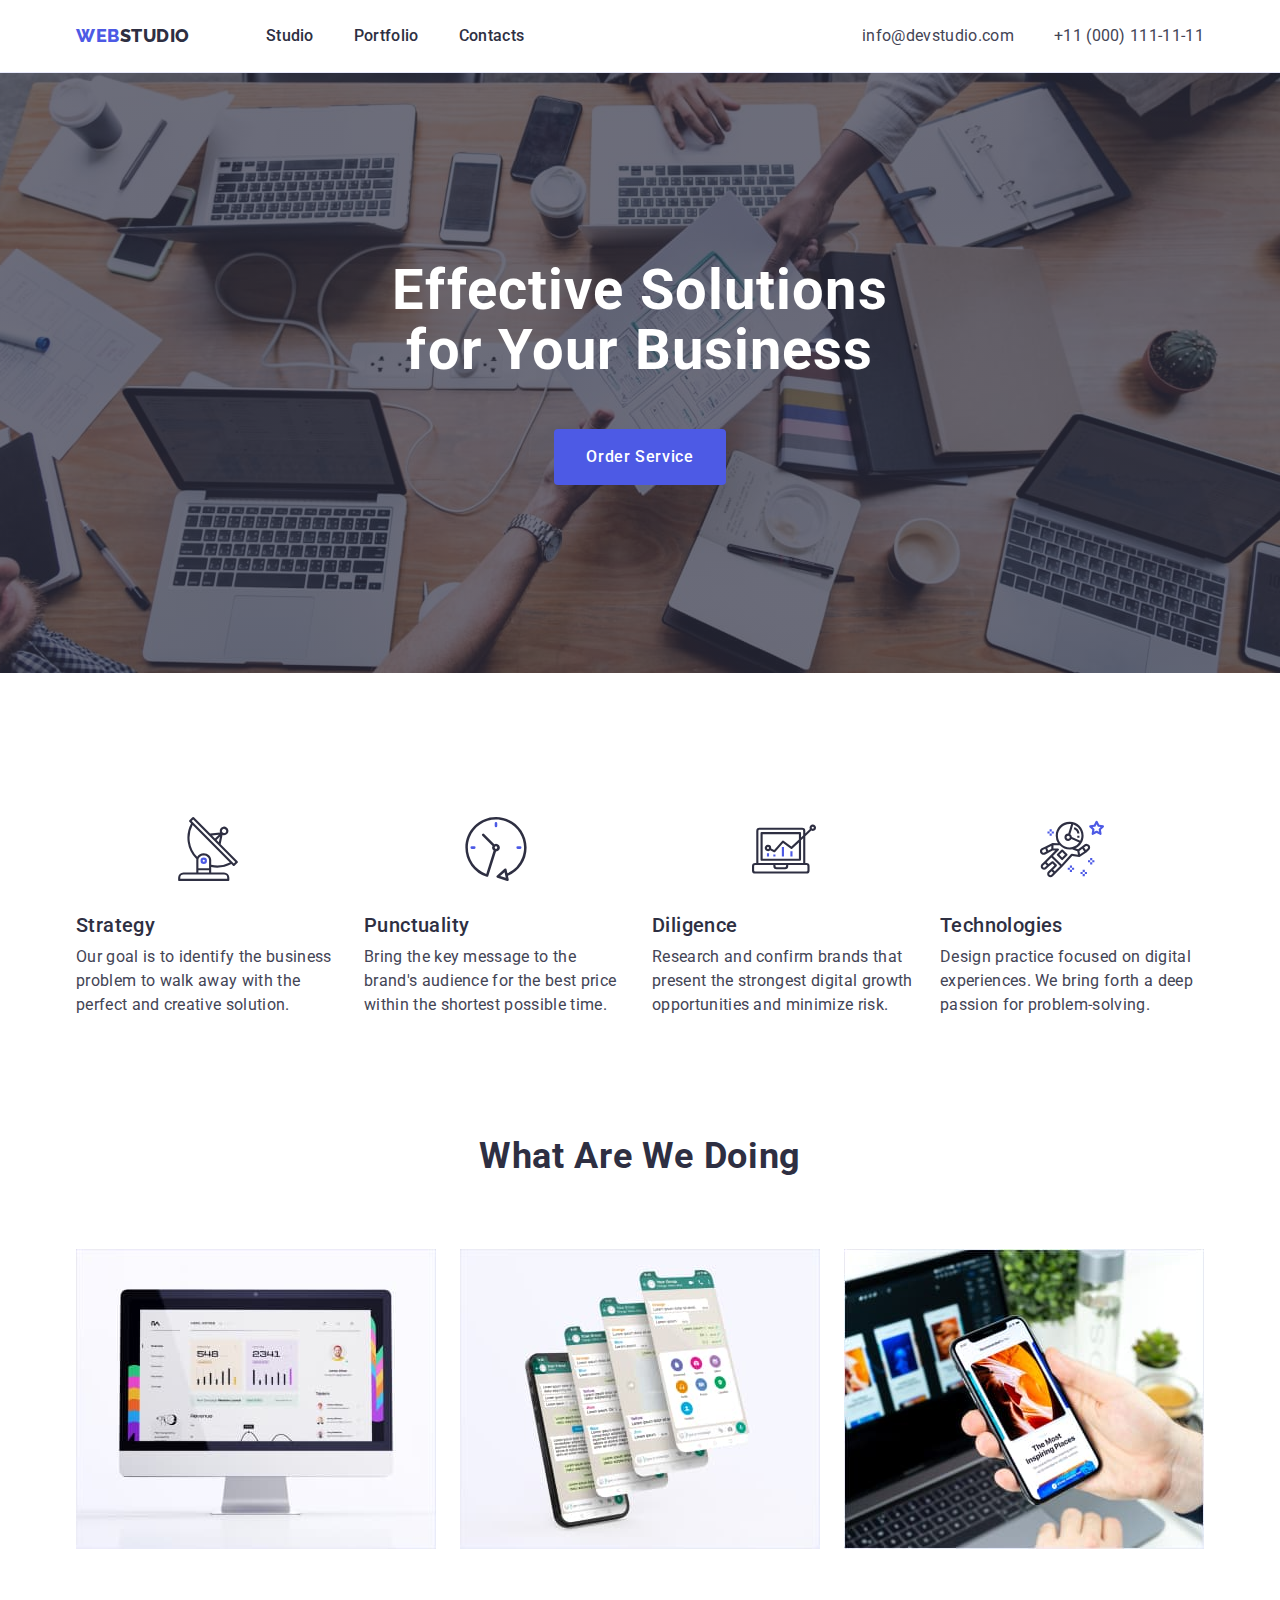
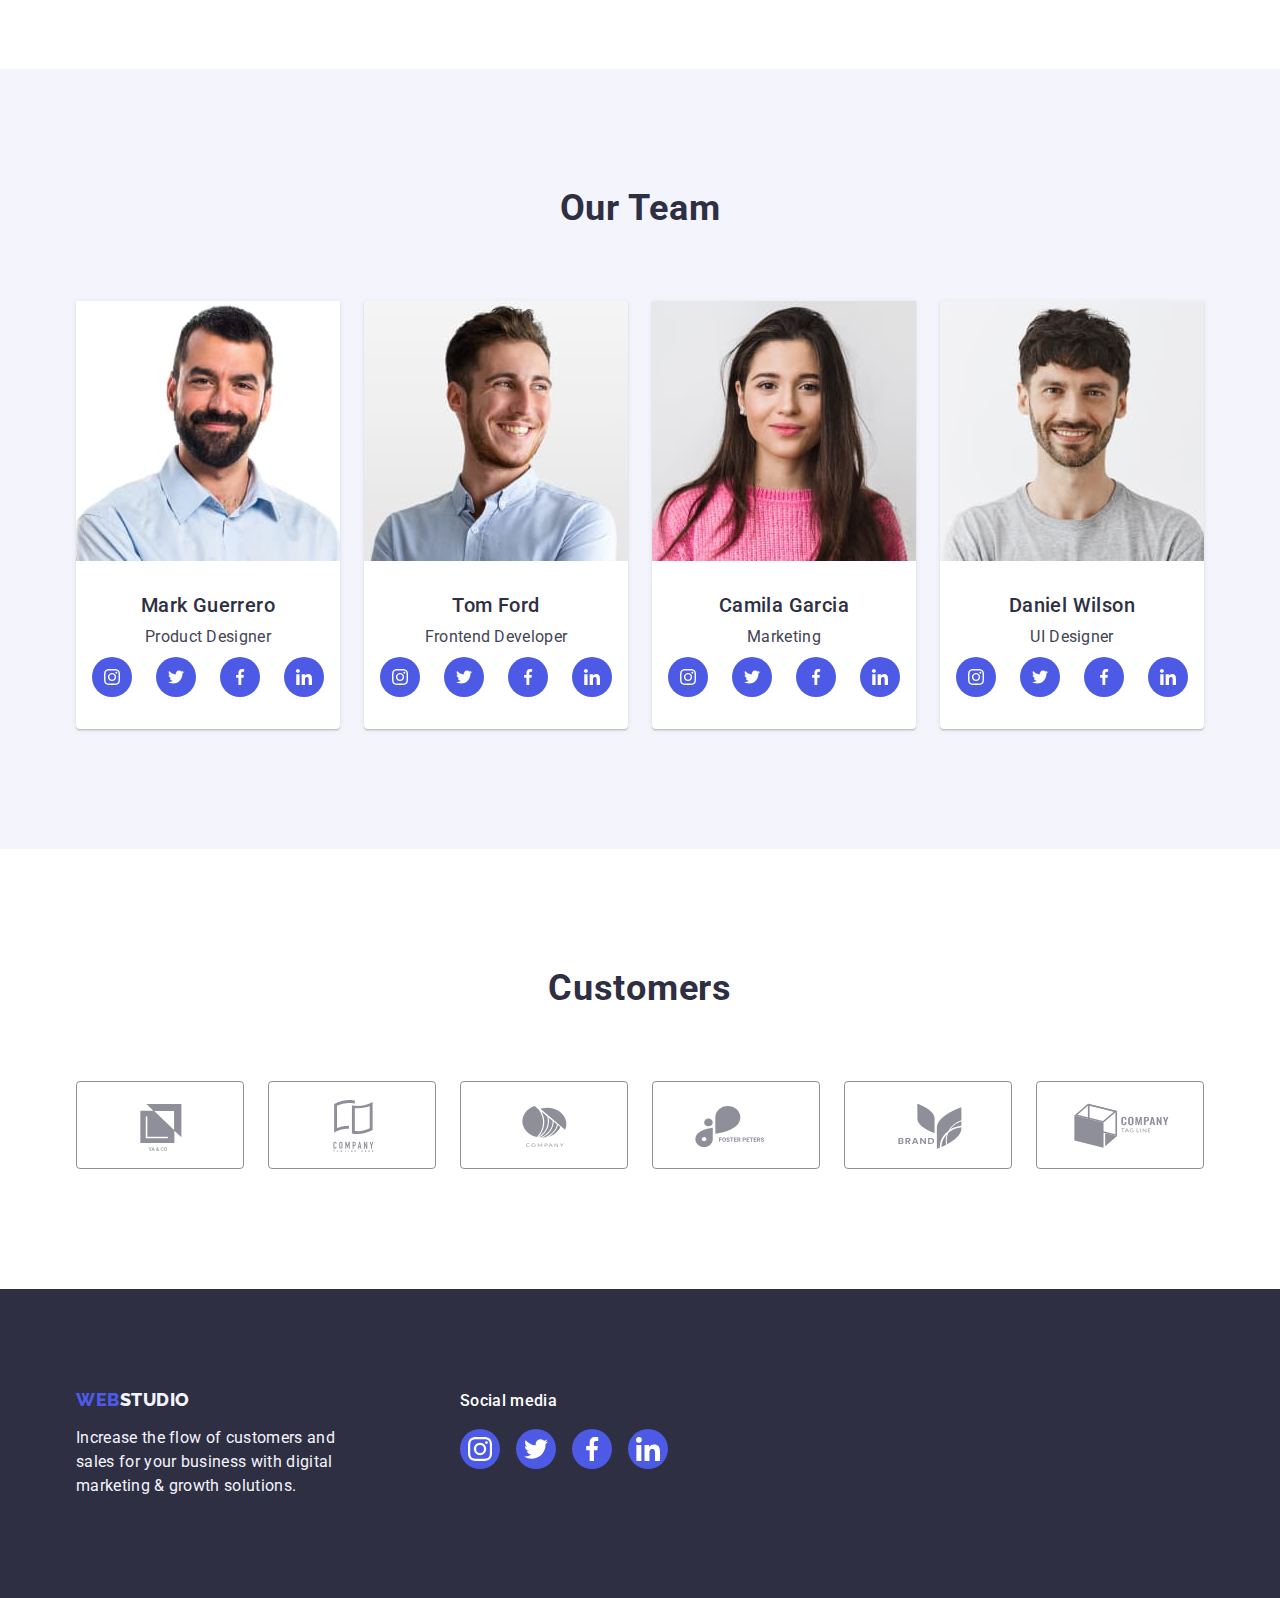
<file: index.html>
<!DOCTYPE html>
<html lang="en">
  <head>
    <meta charset="UTF-8" />
    <meta http-equiv="X-UA-Compatible" content="IE=edge" />
    <meta name="viewport" content="width=device-width, initial-scale=1.0" />
    <link rel="preconnect" href="https://fonts.googleapis.com" />
    <link rel="preconnect" href="https://fonts.gstatic.com" crossorigin />
    <link
      href="https://fonts.googleapis.com/css2?family=Raleway:wght@800&family=Roboto:wght@400;500;700;900&display=swap"
      rel="stylesheet"
    />
    <link
      rel="stylesheet"
      href="https://cdn.jsdelivr.net/npm/modern-normalize@1.1.0/modern-normalize.min.css"
    />
    <link rel="stylesheet" href="./css/styles.css" />

    <title>Document</title>
  </head>
  <body>
    <!-- Header -->
    <header class="header">
      <div class="container header-container">
        <nav class="header-nav">
          <a href="./index.html" class="logo-link link"
            >Web<span class="web-logo">Studio</span></a
          >

          <ul class="nav-list list">
            <li>
              <a href="./index.html" class="nav-list-item link">Studio</a>
            </li>
            <li>
              <a href="./portfolio.html" class="nav-list-item link"
                >Portfolio</a
              >
            </li>
            <li><a href="" class="nav-list-item link">Contacts</a></li>
          </ul>
        </nav>

        <address class="contact">
          <ul class="contact-list list">
            <li class="contact-list-item">
              <a class="contact-list-link link" href="mailto:info@devstudio.com"
                >info@devstudio.com</a
              >
            </li>
            <li class="contact-list-item">
              <a class="contact-list-link link" href="tel:+110001111111"
                >+11 (000) 111-11-11</a
              >
            </li>
          </ul>
        </address>
      </div>
    </header>

    <main>
      <!-- Section hero -->
      <section class="hero-section">
        <div class="container hero-container">
          <h1 class="main-title">Effective Solutions for Your Business</h1>

          <button class="btn" type="button">Order Service</button>
        </div>
      </section>

      <!-- About -->
      <section class="section-about">
        <h2 class="about-title visually-hidden">About</h2>

        <div class="container about-container">
          <ul class="about-list list">
            <li class="about-list-item">
              <div class="about-icon-container">
                <svg class="about-icons">
                  <use
                    href="./images/svg-sprite/svg-sprite.svg#icon-antenna"
                  ></use>
                </svg>
              </div>
              <h3 class="about-list-title">Strategy</h3>
              <p class="about-list-text">
                Our goal is to identify the business problem to walk away with
                the perfect and creative solution.
              </p>
            </li>
            <li class="about-list-item">
              <div class="about-icon-container">
                <svg class="about-icons">
                  <use
                    href="./images/svg-sprite/svg-sprite.svg#icon-clock"
                  ></use>
                </svg>
              </div>
              <h3 class="about-list-title">Punctuality</h3>
              <p class="about-list-text">
                Bring the key message to the brand's audience for the best price
                within the shortest possible time.
              </p>
            </li>
            <li class="about-list-item">
              <div class="about-icon-container">
                <svg class="about-icons">
                  <use
                    href="./images/svg-sprite/svg-sprite.svg#icon-diagram"
                  ></use>
                </svg>
              </div>
              <h3 class="about-list-title">Diligence</h3>
              <p class="about-list-text">
                Research and confirm brands that present the strongest digital
                growth opportunities and minimize risk.
              </p>
            </li>
            <li class="about-list-item">
              <div class="about-icon-container">
                <svg class="about-icons">
                  <use
                    href="./images/svg-sprite/svg-sprite.svg#icon-astronaut"
                  ></use>
                </svg>
              </div>
              <h3 class="about-list-title">Technologies</h3>
              <p class="about-list-text">
                Design practice focused on digital experiences. We bring forth a
                deep passion for problem-solving.
              </p>
            </li>
          </ul>
        </div>
      </section>

      <!-- Gallery -->
      <section class="gallery-section">
        <div class="container gallery-container">
          <h2 class="second-title">What are we doing</h2>
          <ul class="gallery-list list">
            <li class="gallery-list-item">
              <img
                class="gallery-picture"
                src="./images/gallery/gallery-img-1.jpg"
                alt="iMac with app"
              />
            </li>
            <li class="gallery-list-item">
              <img
                class="gallery-picture"
                src="./images/gallery/gallery-img-2.jpg"
                alt="Messenger in iPhone"
              />
            </li>
            <li class="gallery-list-item">
              <img
                class="gallery-picture"
                src="./images/gallery/gallery-img-3.jpg"
                alt="iPhone with Macbook"
              />
            </li>
          </ul>
        </div>
      </section>

      <!-- Team section -->
      <section class="team-section">
        <div class="container team-container">
          <h2 class="second-title">Our Team</h2>
          <ul class="team-list list">
            <li class="team-list-item">
              <img
                class="team-list-img"
                src="./images/team/team-1.jpg"
                alt="Mark Guerrero"
                width="264"
              />
              <div class="team-card-container">
                <h3 class="teammate">Mark Guerrero</h3>
                <p class="teammate-position">Product Designer</p>
                <ul class="team-soc-list">
                  <li class="team-soc-item">
                    <a href="" class="team-soc-links">
                      <svg class="soc-icons" width="16" height="16">
                        <use
                          href="./images/svg-sprite/svg-sprite.svg#icon-instagram"
                        ></use>
                      </svg>
                    </a>
                  </li>
                  <li class="team-soc-item">
                    <a href="" class="team-soc-links">
                      <svg class="soc-icons" width="16" height="16">
                        <use
                          href="./images/svg-sprite/svg-sprite.svg#icon-twitter"
                        ></use>
                      </svg>
                    </a>
                  </li>
                  <li class="team-soc-item">
                    <a href="" class="team-soc-links">
                      <svg class="soc-icons" width="16" height="16">
                        <use
                          href="./images/svg-sprite/svg-sprite.svg#icon-facebook"
                        ></use>
                      </svg>
                    </a>
                  </li>
                  <li class="team-soc-item">
                    <a href="" class="team-soc-links">
                      <svg class="soc-icons" width="16" height="16">
                        <use
                          href="./images/svg-sprite/svg-sprite.svg#icon-linkedin"
                        ></use>
                      </svg>
                    </a>
                  </li>
                </ul>
              </div>
            </li>
            <li class="team-list-item">
              <img
                class="team-list-img"
                src="./images/team/team-2.jpg"
                alt="Tom Ford"
                width="264"
              />
              <div class="team-card-container">
                <h3 class="teammate">Tom Ford</h3>
                <p class="teammate-position">Frontend Developer</p>
                <ul class="team-soc-list">
                  <li class="team-soc-item">
                    <a href="" class="team-soc-links">
                      <svg class="soc-icons" width="16" height="16">
                        <use
                          href="./images/svg-sprite/svg-sprite.svg#icon-instagram"
                        ></use>
                      </svg>
                    </a>
                  </li>
                  <li class="team-soc-item">
                    <a href="" class="team-soc-links">
                      <svg class="soc-icons" width="16" height="16">
                        <use
                          href="./images/svg-sprite/svg-sprite.svg#icon-twitter"
                        ></use>
                      </svg>
                    </a>
                  </li>
                  <li class="team-soc-item">
                    <a href="" class="team-soc-links">
                      <svg class="soc-icons" width="16" height="16">
                        <use
                          href="./images/svg-sprite/svg-sprite.svg#icon-facebook"
                        ></use>
                      </svg>
                    </a>
                  </li>
                  <li class="team-soc-item">
                    <a href="" class="team-soc-links">
                      <svg class="soc-icons" width="16" height="16">
                        <use
                          href="./images/svg-sprite/svg-sprite.svg#icon-linkedin"
                        ></use>
                      </svg>
                    </a>
                  </li>
                </ul>
              </div>
            </li>
            <li class="team-list-item">
              <img
                class="team-list-img"
                src="./images/team/team-3.jpg"
                alt="Camila Garcia"
                width="264"
              />
              <div class="team-card-container">
                <h3 class="teammate">Camila Garcia</h3>
                <p class="teammate-position">Marketing</p>
                <ul class="team-soc-list">
                  <li class="team-soc-item">
                    <a href="" class="team-soc-links">
                      <svg class="soc-icons" width="16" height="16">
                        <use
                          href="./images/svg-sprite/svg-sprite.svg#icon-instagram"
                        ></use>
                      </svg>
                    </a>
                  </li>
                  <li class="team-soc-item">
                    <a href="" class="team-soc-links">
                      <svg class="soc-icons" width="16" height="16">
                        <use
                          href="./images/svg-sprite/svg-sprite.svg#icon-twitter"
                        ></use>
                      </svg>
                    </a>
                  </li>
                  <li class="team-soc-item">
                    <a href="" class="team-soc-links">
                      <svg class="soc-icons" width="16" height="16">
                        <use
                          href="./images/svg-sprite/svg-sprite.svg#icon-facebook"
                        ></use>
                      </svg>
                    </a>
                  </li>
                  <li class="team-soc-item">
                    <a href="" class="team-soc-links">
                      <svg class="soc-icons" width="16" height="16">
                        <use
                          href="./images/svg-sprite/svg-sprite.svg#icon-linkedin"
                        ></use>
                      </svg>
                    </a>
                  </li>
                </ul>
              </div>
            </li>
            <li class="team-list-item">
              <img
                class="team-list-img"
                src="./images/team/team-4.jpg"
                alt="Daniel Wilson"
                width="264"
              />
              <div class="team-card-container">
                <h3 class="teammate">Daniel Wilson</h3>
                <p class="teammate-position">UI Designer</p>
                <ul class="team-soc-list">
                  <li class="team-soc-item">
                    <a href="" class="team-soc-links">
                      <svg class="soc-icons" width="16" height="16">
                        <use
                          href="./images/svg-sprite/svg-sprite.svg#icon-instagram"
                        ></use>
                      </svg>
                    </a>
                  </li>
                  <li class="team-soc-item">
                    <a href="" class="team-soc-links">
                      <svg class="soc-icons" width="16" height="16">
                        <use
                          href="./images/svg-sprite/svg-sprite.svg#icon-twitter"
                        ></use>
                      </svg>
                    </a>
                  </li>
                  <li class="team-soc-item">
                    <a href="" class="team-soc-links">
                      <svg class="soc-icons" width="16" height="16">
                        <use
                          href="./images/svg-sprite/svg-sprite.svg#icon-facebook"
                        ></use>
                      </svg>
                    </a>
                  </li>
                  <li class="team-soc-item">
                    <a href="" class="team-soc-links">
                      <svg class="soc-icons" width="16" height="16">
                        <use
                          href="./images/svg-sprite/svg-sprite.svg#icon-linkedin"
                        ></use>
                      </svg>
                    </a>
                  </li>
                </ul>
              </div>
            </li>
          </ul>
        </div>
      </section>

      <!-- Customers section -->
      <section class="customers">
        <div class="container">
          <h2 class="customers-title">Customers</h2>

          <ul class="customers-list list">
            <li class="customers-list-item">
              <a href="" class="customers-list-link link">
                <svg class="customers-icons" width="104" height="56">
                  <use
                    href="./images/svg-sprite/svg-sprite.svg#icon-logo-company-one"
                  ></use>
                </svg>
              </a>
            </li>
            <li class="customers-list-item">
              <a href="" class="customers-list-link link">
                <svg class="customers-icons" width="104" height="56">
                  <use
                    href="./images/svg-sprite/svg-sprite.svg#icon-logo-company-two"
                  ></use>
                </svg>
              </a>
            </li>
            <li class="customers-list-item">
              <a href="" class="customers-list-link link">
                <svg class="customers-icons" width="104" height="56">
                  <use
                    href="./images/svg-sprite/svg-sprite.svg#icon-logo-company-three"
                  ></use>
                </svg>
              </a>
            </li>
            <li class="customers-list-item">
              <a href="" class="customers-list-link link">
                <svg class="customers-icons" width="104" height="56">
                  <use
                    href="./images/svg-sprite/svg-sprite.svg#icon-logo-company-four"
                  ></use>
                </svg>
              </a>
            </li>
            <li class="customers-list-item">
              <a href="" class="customers-list-link link">
                <svg class="customers-icons" width="104" height="56">
                  <use
                    href="./images/svg-sprite/svg-sprite.svg#icon-logo-company-five"
                  ></use>
                </svg>
              </a>
            </li>
            <li class="customers-list-item">
              <a href="" class="customers-list-link link">
                <svg class="customers-icons" width="104" height="56">
                  <use
                    href="./images/svg-sprite/svg-sprite.svg#icon-logo-company-six"
                  ></use>
                </svg>
              </a>
            </li>
          </ul>
        </div>
      </section>
    </main>

    <!-- Footer -->
    <footer class="footer">
      <div class="container footer-container">
        <div class="footer-container-secondary">
          <a class="logo-link-footer link" href="./index.html"
            >Web<span class="web-logo-footer">Studio</span></a
          >

          <p class="footer-text">
            Increase the flow of customers and sales for your business with
            digital marketing & growth solutions.
          </p>
        </div>

        <div class="footer-soc-media">
          <p class="footer-soc-text">Social media</p>

          <ul class="footer-soc-list">
            <li class="footer-soc-item">
              <a href="" class="footer-soc-links">
                <svg class="footer-soc-icons" width="24" height="24">
                  <use
                    href="./images/svg-sprite/svg-sprite.svg#icon-instagram"
                  ></use>
                </svg>
              </a>
            </li>
            <li class="footer-soc-item">
              <a href="" class="footer-soc-links">
                <svg class="footer-soc-icons" width="24" height="24">
                  <use
                    href="./images/svg-sprite/svg-sprite.svg#icon-twitter"
                  ></use>
                </svg>
              </a>
            </li>
            <li class="footer-soc-item">
              <a href="" class="footer-soc-links">
                <svg class="footer-soc-icons" width="24" height="24">
                  <use
                    href="./images/svg-sprite/svg-sprite.svg#icon-facebook"
                  ></use>
                </svg>
              </a>
            </li>
            <li class="footer-soc-item">
              <a href="" class="footer-soc-links">
                <svg class="footer-soc-icons" width="24" height="24">
                  <use
                    href="./images/svg-sprite/svg-sprite.svg#icon-linkedin"
                  ></use>
                </svg>
              </a>
            </li>
          </ul>
        </div>
      </div>
    </footer>
  </body>
</html>
</file>
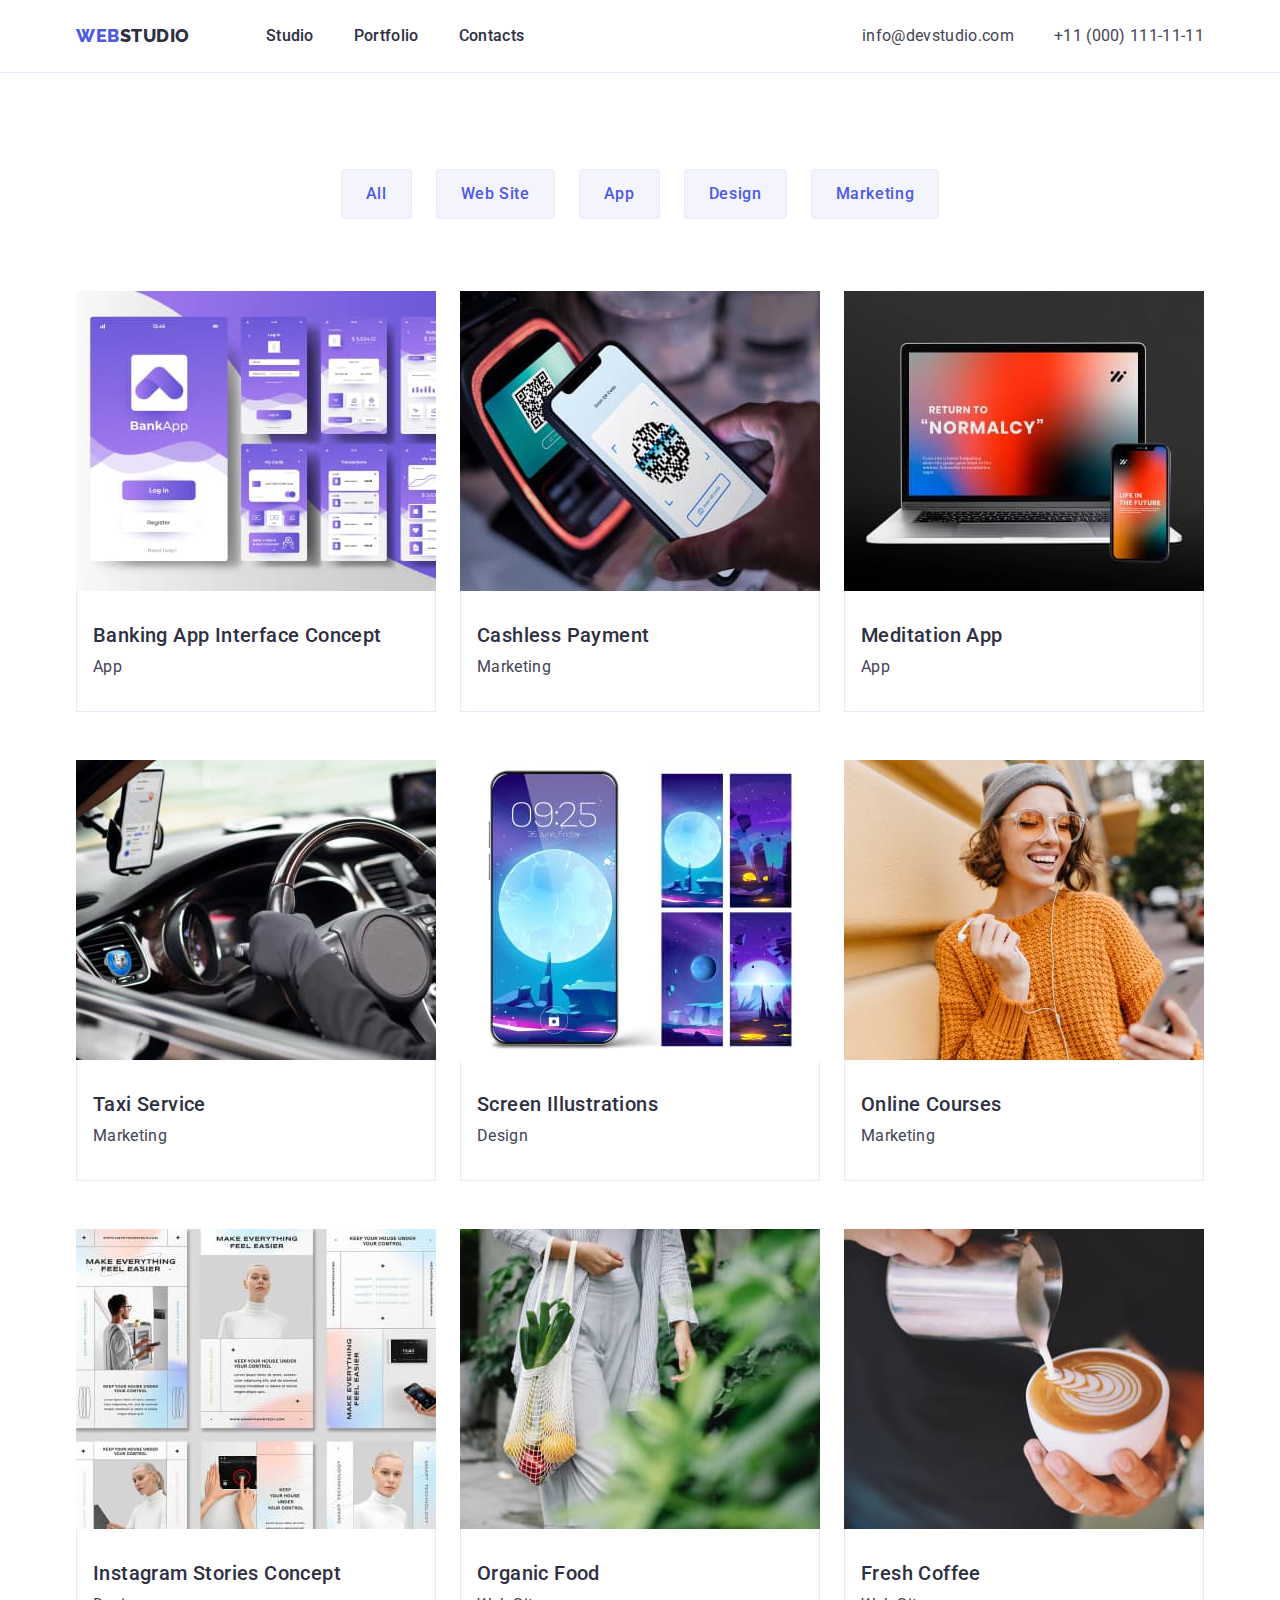
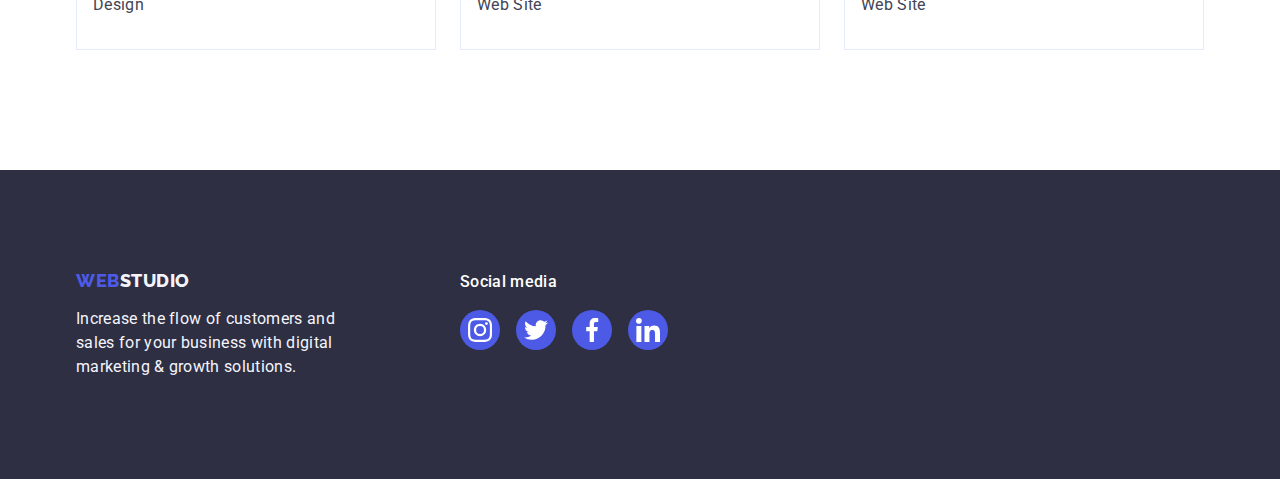
<file: portfolio.html>
<!DOCTYPE html>
<html lang="en">
  <head>
    <meta charset="UTF-8" />
    <meta http-equiv="X-UA-Compatible" content="IE=edge" />
    <meta name="viewport" content="width=device-width, initial-scale=1.0" />
    <link rel="preconnect" href="https://fonts.googleapis.com" />
    <link rel="preconnect" href="https://fonts.gstatic.com" crossorigin />
    <link
      href="https://fonts.googleapis.com/css2?family=Raleway:wght@800&family=Roboto:wght@400;500;700;900&display=swap"
      rel="stylesheet"
    />
    <link
      rel="stylesheet"
      href="https://cdn.jsdelivr.net/npm/modern-normalize@1.1.0/modern-normalize.min.css"
    />
    <link rel="stylesheet" href="./css/styles.css" />
    <title>Portfolio</title>
  </head>
  <body>
    <!-- Header -->
    <header class="header">
      <div class="container header-container">
        <nav class="header-nav">
          <a href="./index.html" class="logo-link link"
            >Web<span class="web-logo">Studio</span></a
          >

          <ul class="nav-list list">
            <li>
              <a href="./index.html" class="nav-list-item link">Studio</a>
            </li>
            <li>
              <a href="./portfolio.html" class="nav-list-item link"
                >Portfolio</a
              >
            </li>
            <li><a href="" class="nav-list-item link">Contacts</a></li>
          </ul>
        </nav>

        <address class="contact">
          <ul class="contact-list list">
            <li class="contact-list-item">
              <a class="contact-list-link link" href="mailto:info@devstudio.com"
                >info@devstudio.com</a
              >
            </li>
            <li class="contact-list-item">
              <a class="contact-list-link link" href="tel:+110001111111"
                >+11 (000) 111-11-11</a
              >
            </li>
          </ul>
        </address>
      </div>
    </header>

    <!-- Main content -->
    <main>
      <section class="btn-filter">
        <h1 class="visually-hidden">Buttons</h1>
        <div class="container portfolio-container">
          <ul class="btn-list list">
            <li class="btn-list-item">
              <button class="btn-portfolio" type="button">All</button>
            </li>
            <li class="btn-list-item">
              <button class="btn-portfolio" type="button">Web Site</button>
            </li>
            <li class="btn-list-item">
              <button class="btn-portfolio" type="button">App</button>
            </li>
            <li class="btn-list-item">
              <button class="btn-portfolio" type="button">Design</button>
            </li>
            <li class="btn-list-item">
              <button class="btn-portfolio" type="button">Marketing</button>
            </li>
          </ul>

          <!-- Portfolio row -->
          <ul class="portfolio-list list">
            <li class="portfolio-list-item">
              <a href="" class="portfolio-list-link link">
                <img
                  class="portfolio-images"
                  src="./images/portfolio/row-card-1.jpg"
                  alt="Site of bank"
                  width="360"
                  height="300"
                />
                <div class="portfolio-card-descr">
                  <h2 class="portfolio-cards-title">
                    Banking App Interface Concept
                  </h2>
                  <p class="portfolio-cards-subtitle">App</p>
                </div>
              </a>
            </li>
            <li class="portfolio-list-item">
              <a href="" class="portfolio-list-link link">
                <img
                  class="portfolio-images"
                  src="./images/portfolio/row-card-2.jpg"
                  alt="Pay from phone"
                  width="360"
                  height="300"
                />
                <div class="portfolio-card-descr">
                  <h2 class="portfolio-cards-title">Cashless Payment</h2>
                  <p class="portfolio-cards-subtitle">Marketing</p>
                </div>
              </a>
            </li>
            <li class="portfolio-list-item">
              <a href="" class="portfolio-list-link link">
                <img
                  class="portfolio-images"
                  src="./images/portfolio/row-card-3.jpg"
                  alt="Macbook and iPhone"
                  width="360"
                  height="300"
                />
                <div class="portfolio-card-descr">
                  <h2 class="portfolio-cards-title">Meditation App</h2>
                  <p class="portfolio-cards-subtitle">App</p>
                </div>
              </a>
            </li>
            <li class="portfolio-list-item">
              <a href="" class="portfolio-list-link link">
                <img
                  class="portfolio-images"
                  src="./images/portfolio/row-card-4.jpg"
                  alt="Helm in the car"
                  width="360"
                  height="300"
                />
                <div class="portfolio-card-descr">
                  <h2 class="portfolio-cards-title">Taxi Service</h2>
                  <p class="portfolio-cards-subtitle">Marketing</p>
                </div>
              </a>
            </li>
            <li class="portfolio-list-item">
              <a href="" class="portfolio-list-link link">
                <img
                  class="portfolio-images"
                  src="./images/portfolio/row-card-5.jpg"
                  alt="Phone and gallery of pictures"
                  width="360"
                  height="300"
                />
                <div class="portfolio-card-descr">
                  <h2 class="portfolio-cards-title">Screen Illustrations</h2>
                  <p class="portfolio-cards-subtitle">Design</p>
                </div>
              </a>
            </li>
            <li class="portfolio-list-item">
              <a href="" class="portfolio-list-link link">
                <img
                  class="portfolio-images"
                  src="./images/portfolio/row-card-6.jpg"
                  alt="The girl with phone and headphones"
                  width="360"
                  height="300"
                />
                <div class="portfolio-card-descr">
                  <h2 class="portfolio-cards-title">Online Courses</h2>
                  <p class="portfolio-cards-subtitle">Marketing</p>
                </div>
              </a>
            </li>
            <li class="portfolio-list-item">
              <a href="" class="portfolio-list-link link">
                <img
                  class="portfolio-images"
                  src="./images/portfolio/row-card-7.jpg"
                  alt="Pictures with instruction for Stories"
                  width="360"
                  height="300"
                />
                <div class="portfolio-card-descr">
                  <h2 class="portfolio-cards-title">
                    Instagram Stories Concept
                  </h2>
                  <p class="portfolio-cards-subtitle">Design</p>
                </div>
              </a>
            </li>
            <li class="portfolio-list-item">
              <a href="" class="portfolio-list-link link">
                <img
                  class="portfolio-images"
                  src="./images/portfolio/row-card-8.jpg"
                  alt="The Package with productsWeb Site"
                  width="360"
                  height="300"
                />
                <div class="portfolio-card-descr">
                  <h2 class="portfolio-cards-title">Organic Food</h2>
                  <p class="portfolio-cards-subtitle">Web Site</p>
                </div>
              </a>
            </li>
            <li class="portfolio-list-item">
              <a href="" class="portfolio-list-link link">
                <img
                  class="portfolio-images"
                  src="./images/portfolio/row-card-9.jpg"
                  alt="Milk is pouring to a cup of coffee"
                  width="360"
                  height="300"
                />
                <div class="portfolio-card-descr">
                  <h2 class="portfolio-cards-title">Fresh Coffee</h2>
                  <p class="portfolio-cards-subtitle">Web Site</p>
                </div>
              </a>
            </li>
          </ul>
        </div>
      </section>
    </main>

    <!-- Footer -->
    <footer class="footer">
      <div class="container footer-container">
        <div class="footer-container-secondary">
          <a class="logo-link-footer link" href="./index.html"
            >Web<span class="web-logo-footer">Studio</span></a
          >

          <p class="footer-text">
            Increase the flow of customers and sales for your business with
            digital marketing & growth solutions.
          </p>
        </div>

        <div class="footer-soc-media">
          <p class="footer-soc-text">Social media</p>

          <ul class="footer-soc-list">
            <li class="footer-soc-item">
              <a href="" class="footer-soc-links">
                <svg class="footer-soc-icons" width="24" height="24">
                  <use
                    href="./images/svg-sprite/svg-sprite.svg#icon-instagram"
                  ></use>
                </svg>
              </a>
            </li>
            <li class="footer-soc-item">
              <a href="" class="footer-soc-links">
                <svg class="footer-soc-icons" width="24" height="24">
                  <use
                    href="./images/svg-sprite/svg-sprite.svg#icon-twitter"
                  ></use>
                </svg>
              </a>
            </li>
            <li class="footer-soc-item">
              <a href="" class="footer-soc-links">
                <svg class="footer-soc-icons" width="24" height="24">
                  <use
                    href="./images/svg-sprite/svg-sprite.svg#icon-facebook"
                  ></use>
                </svg>
              </a>
            </li>
            <li class="footer-soc-item">
              <a href="" class="footer-soc-links">
                <svg class="footer-soc-icons" width="24" height="24">
                  <use
                    href="./images/svg-sprite/svg-sprite.svg#icon-linkedin"
                  ></use>
                </svg>
              </a>
            </li>
          </ul>
        </div>
      </div>
    </footer>
  </body>
</html>
</file>
<file: css/styles.css>
/* ========== COMPONENTS ========== */

:root {
  --main-family: "Roboto", sans-serif;
  --main-color: #2e2f42;
  --secondary-color: #434455;
  --main-background-color: #ffffff;
  --logo-color: #4d5ae5;
}

body {
  font-family: var(--main-family);
  color: var(--secondary-color);
  background-color: #ffffff;
}

h1,
h2,
h3,
h4,
h5,
h6,
p {
  margin: 0;
}

ul,
ol {
  margin: 0;
  padding: 0;
  list-style: none;
}

button {
  display: block;
  cursor: pointer;
  border: none;
  border-radius: 4px;
}

address {
  font-style: normal;
}

img {
  display: block;
  width: 100%;
  height: auto;
}

a {
  text-decoration: none;
}

.container {
  max-width: 1158px;
  margin: 0 auto;
  padding: 0 15px;
}

.visually-hidden {
  position: absolute;
  width: 1px;
  height: 1px;
  margin: -1px;
  border: 0;
  padding: 0;

  white-space: nowrap;
  clip-path: inset(100%);
  clip: rect(0 0 0 0);
  overflow: hidden;
}

/* ========== /COMPONENTS ========== */

/* ========== MAIN PAGE ========== */
/* ========== HEADER ========== */

.header {
  background: #ffffff;
  border-bottom: 1px solid #e7e9fc;
  padding-top: 24px;
  padding-bottom: 24px;
}

.header-container {
  display: flex;
  align-items: center;
}

.header-nav {
  display: flex;
  gap: 76px;
}

.nav-list {
  display: flex;
  gap: 40px;
}

.contact-list {
  display: flex;
  gap: 40px;
}

.logo-link {
  font-family: "Raleway", sans-serif;
  font-weight: 800;
  font-size: 18px;
  line-height: 1.17;
  display: flex;
  align-items: center;
  letter-spacing: 0.03em;
  text-transform: uppercase;
  color: var(--logo-color);
}

.web-logo {
  font-family: "Raleway", sans-serif;
  font-style: normal;
  font-weight: 800;
  font-size: 18px;
  line-height: 1.17;
  display: flex;
  align-items: center;
  letter-spacing: 0.03em;
  text-transform: uppercase;
  color: #2e2f42;
}

.nav-list-item {
  font-weight: 500;
  font-size: 16px;
  line-height: 1.5;
  letter-spacing: 0.02em;
  color: var(--main-color);
}

.nav-list-item:hover,
.nav-list-item:focus {
  color: #404bbf;
}

.contact {
  font-style: normal;
  margin-left: auto;
}

.contact-list-item {
}
.contact-list-link {
  font-weight: 400;
  font-size: 16px;
  line-height: 1.5;
  letter-spacing: 0.02em;
  color: var(--secondary-color);
}

.contact-list-link:hover,
.contact-list-link:focus {
  color: #404bbf;
}

/* ========== /HEADER ========== */

/* ========== HERO SECTION ========== */

.hero-section {
  background-color: var(--main-color);
  padding: 188px 0;
  text-align: center;
  background-image: linear-gradient(
      rgba(46, 47, 66, 0.7),
      rgba(46, 47, 66, 0.7)
    ),
    url(../images/background-image/hero-bg-image.jpg);
  background-repeat: no-repeat;
  background-position: center;
  max-width: 1440px;
  margin: 0 auto;
  height: 600px;
}

.main-title {
  font-weight: 700;
  font-size: 56px;
  line-height: 1.07;
  text-align: center;
  letter-spacing: 0.02em;
  color: #ffffff;
  width: 496px;
  margin: 0 auto;
  margin-bottom: 48px;
}

.btn {
  font-family: "Roboto", sans-serif;
  font-weight: 500;
  font-size: 16px;
  line-height: 1.5;
  align-items: center;
  letter-spacing: 0.04em;
  color: #ffffff;
  background-color: var(--logo-color);
  padding: 16px 32px;
  margin: 0 auto;
}

.btn:hover,
.btn:focus {
  color: #ffffff;
  background-color: #404bbf;
}

/* ========== /HERO SECTION ========== */

/* ========== SECTION ABOUT ========== */
.section-about {
  padding-top: 120px;
  padding-bottom: 120px;
}

.about-list {
  display: flex;
  gap: 24px;
}
.about-list-item {
  width: 264px;
}

.about-icon-container {
  height: 112px;
  margin-bottom: 8px;
  border-radius: 4px;
  display: flex;
  justify-content: center;
  align-items: center;
}

.about-icons {
  width: 64px;
  height: 64px;
}

.about-list-title {
  font-weight: 500;
  font-size: 20px;
  line-height: 1.2;
  letter-spacing: 0.02em;
  color: var(--main-color);
  margin-bottom: 8px;
}
.about-list-text {
  font-size: 16px;
  line-height: 1.5;
  letter-spacing: 0.02em;
}
/* ========== /SECTION ABOUT ========== */

/* ========== SECTION GALLERY ========== */
.gallery-section {
  padding-bottom: 120px;
}

.second-title {
  font-weight: 700;
  font-size: 36px;
  line-height: 1.11;
  text-align: center;
  letter-spacing: 0.02em;
  text-transform: capitalize;
  color: var(--main-color);
  margin-bottom: 72px;
}
.gallery-list {
  display: flex;
  gap: 24px;
}

.gallery-picture {
  display: block;
  max-width: 100%;
  height: auto;
}
/* ========== /SECTION GALLERY ========== */

/* ========== SECTION TEAM ========== */
.team-section {
  padding-top: 120px;
  padding-bottom: 120px;
  background-color: #f4f4fd;
}

.team-list {
  display: flex;
  gap: 24px;
}

.second-title {
  font-weight: 700;
  font-size: 36px;
  line-height: 1.11;
  text-align: center;
  letter-spacing: 0.02em;
  text-transform: capitalize;
  color: var(--main-color);
  margin-bottom: 72px;
}
.team-list {
}

.team-list-item {
  background-color: #ffffff;
  box-shadow: 0px 1px 6px rgba(46, 47, 66, 0.08),
    0px 1px 1px rgba(46, 47, 66, 0.16), 0px 2px 1px rgba(46, 47, 66, 0.08);
  border-radius: 0px 0px 4px 4px;
}

.team-card-container {
  padding: 32px 0;
}

.team-list-img {
}
.teammate {
  font-weight: 500;
  font-size: 20px;
  line-height: 1.2;
  text-align: center;
  letter-spacing: 0.02em;
  color: var(--main-color);
  margin-bottom: 8px;
}
.teammate-position {
  font-size: 16px;
  line-height: 1.5;
  text-align: center;
  letter-spacing: 0.02em;
  margin-bottom: 8px;
}

.team-soc-list {
  display: flex;
  justify-content: center;
  gap: 24px;
}

.team-soc-item {
  width: 40px;
  height: 40px;
}

.team-soc-links {
  width: 100%;
  height: 100%;
  border-radius: 50%;
  background-color: var(--logo-color);
  display: flex;
  justify-content: center;
  align-items: center;
}

.team-soc-links:hover,
.team-soc-links:focus {
  background-color: #404bbf;
}

.soc-icons {
  fill: var(--main-background-color);
}

/* ========== /SECTION TEAM ========== */

/* ========== CUSTOMERS SECTION ========== */
.customers {
  padding: 120px 0;
}
.customers-title {
  font-weight: 700;
  font-size: 36px;
  line-height: 1.11;
  text-align: center;
  letter-spacing: 0.02em;
  text-transform: capitalize;
  margin-bottom: 72px;
  color: var(--main-color);
}
.customers-list {
  display: flex;
  justify-content: center;
  gap: 24px;
}

.customers-list-item {
  width: 168px;
  height: 88px;
}

.customers-icons {
  fill: currentColor;
}

.customers-list-link {
  width: 100%;
  height: 100%;
  display: flex;
  justify-content: center;
  align-items: center;
  color: #8e8f99;
  border: 1px solid currentColor;
  border-radius: 4px;
}

.customers-list-link:hover,
.customers-list-link:focus {
  color: #404bbf;
}

/* ========== /CUSTOMERS SECTION ========== */

/* ========== FOOTER ========== */

.footer {
  background-color: #2e2f42;
  padding-top: 100px;
  padding-bottom: 100px;
}

.footer-container {
  display: flex;
}

.footer-container-secondary {
  width: 264px;
  margin-right: 120px;
}

.footer-text {
  font-size: 16px;
  line-height: 1.5;
  letter-spacing: 0.02em;
  color: #f4f4fd;
}

.web-logo-footer {
  font-family: "Raleway", sans-serif;
  font-weight: 800;
  font-size: 18px;
  line-height: 1.17;
  display: flex;
  align-items: center;
  letter-spacing: 0.03em;
  text-transform: uppercase;
  color: #f4f4fd;
}

.logo-link-footer {
  font-family: "Raleway", sans-serif;
  font-weight: 800;
  font-size: 18px;
  line-height: 1.17;
  display: flex;
  align-items: center;
  letter-spacing: 0.03em;
  text-transform: uppercase;
  margin-bottom: 16px;
  color: var(--logo-color);
}

.footer-soc-text {
  font-weight: 500;
  font-size: 16px;
  line-height: 1.5;
  letter-spacing: 0.02em;
  color: #ffffff;
  margin-bottom: 16px;
}

.footer-soc-list {
  display: flex;
  justify-content: center;
  gap: 16px;
}

.footer-soc-item {
  width: 40px;
  height: 40px;
}

.footer-soc-links {
  width: 100%;
  height: 100%;
  border-radius: 50%;
  background-color: var(--logo-color);
  display: flex;
  justify-content: center;
  align-items: center;
}

.footer-soc-links:hover,
.footer-soc-links:focus {
  background-color: #31d0aa;
}

.footer-soc-icons {
  fill: var(--main-background-color);
}
/* ========== /FOOTER ========== */
/* ========== /MAIN PAGE ========== */

/* ========== PORTFOLIO PAGE ========== */
/* ========== PORTFOLIO FILTER OF BUTTONS ========== */

.btn-list {
  display: flex;
  justify-content: center;
  gap: 24px;
  margin-bottom: 72px;
}
.btn-list-item {
}

.btn-portfolio {
  font-family: "Roboto", sans-serif;
  font-weight: 500;
  font-size: 16px;
  line-height: 1.5;

  display: flex;
  align-items: center;
  text-align: center;
  letter-spacing: 0.04em;
  color: #4d5ae5;

  cursor: pointer;
  padding: 12px 24px;

  background-color: #f4f4fd;
  border: 1px solid #e7e9fc;
  border-radius: 4px;
}

.btn-portfolio:hover,
.btn-portfolio:focus {
  color: #ffffff;
  background-color: #404bbf;
  box-shadow: 0px 3px 1px rgba(0, 0, 0, 0.1), 0px 2px 1px rgba(0, 0, 0, 0.08),
    0px 2px 2px rgba(0, 0, 0, 0.12);
  border-radius: 4px;
}
/* ========== FILTER OF BUTTONS ========== */

/* ========== PORTFOLIO ROWS ========== */

.portfolio-container {
  padding-bottom: 120px;
  padding-top: 96px;
}

.portfolio-list {
  display: flex;
  flex-wrap: wrap;
  gap: 48px 24px;
}

.portfolio-list-item {
}

.portfolio-card-descr {
  background: #ffffff;
  border: 1px solid #e7e9fc;
  border-top: 0;
  padding-top: 32px;
  padding-bottom: 32px;
  padding-left: 16px;
}

.portfolio-list-link {
  display: block;
}

.portfolio-list-link:hover,
.portfolio-list-link:focus {
  box-shadow: 0px 1px 6px rgba(46, 47, 66, 0.08),
    0px 1px 1px rgba(46, 47, 66, 0.16), 0px 2px 1px rgba(46, 47, 66, 0.08);
}

.portfolio-cards-title {
  font-weight: 500;
  font-size: 20px;
  line-height: 1.2;
  letter-spacing: 0.02em;
  color: var(--main-color);
  margin-bottom: 8px;
}
.portfolio-cards-subtitle {
  font-size: 16px;
  line-height: 1.5;
  letter-spacing: 0.02em;
  color: var(--secondary-color);
}
/* ========== /PORTFOLIO ROWS ========== */
</file>
